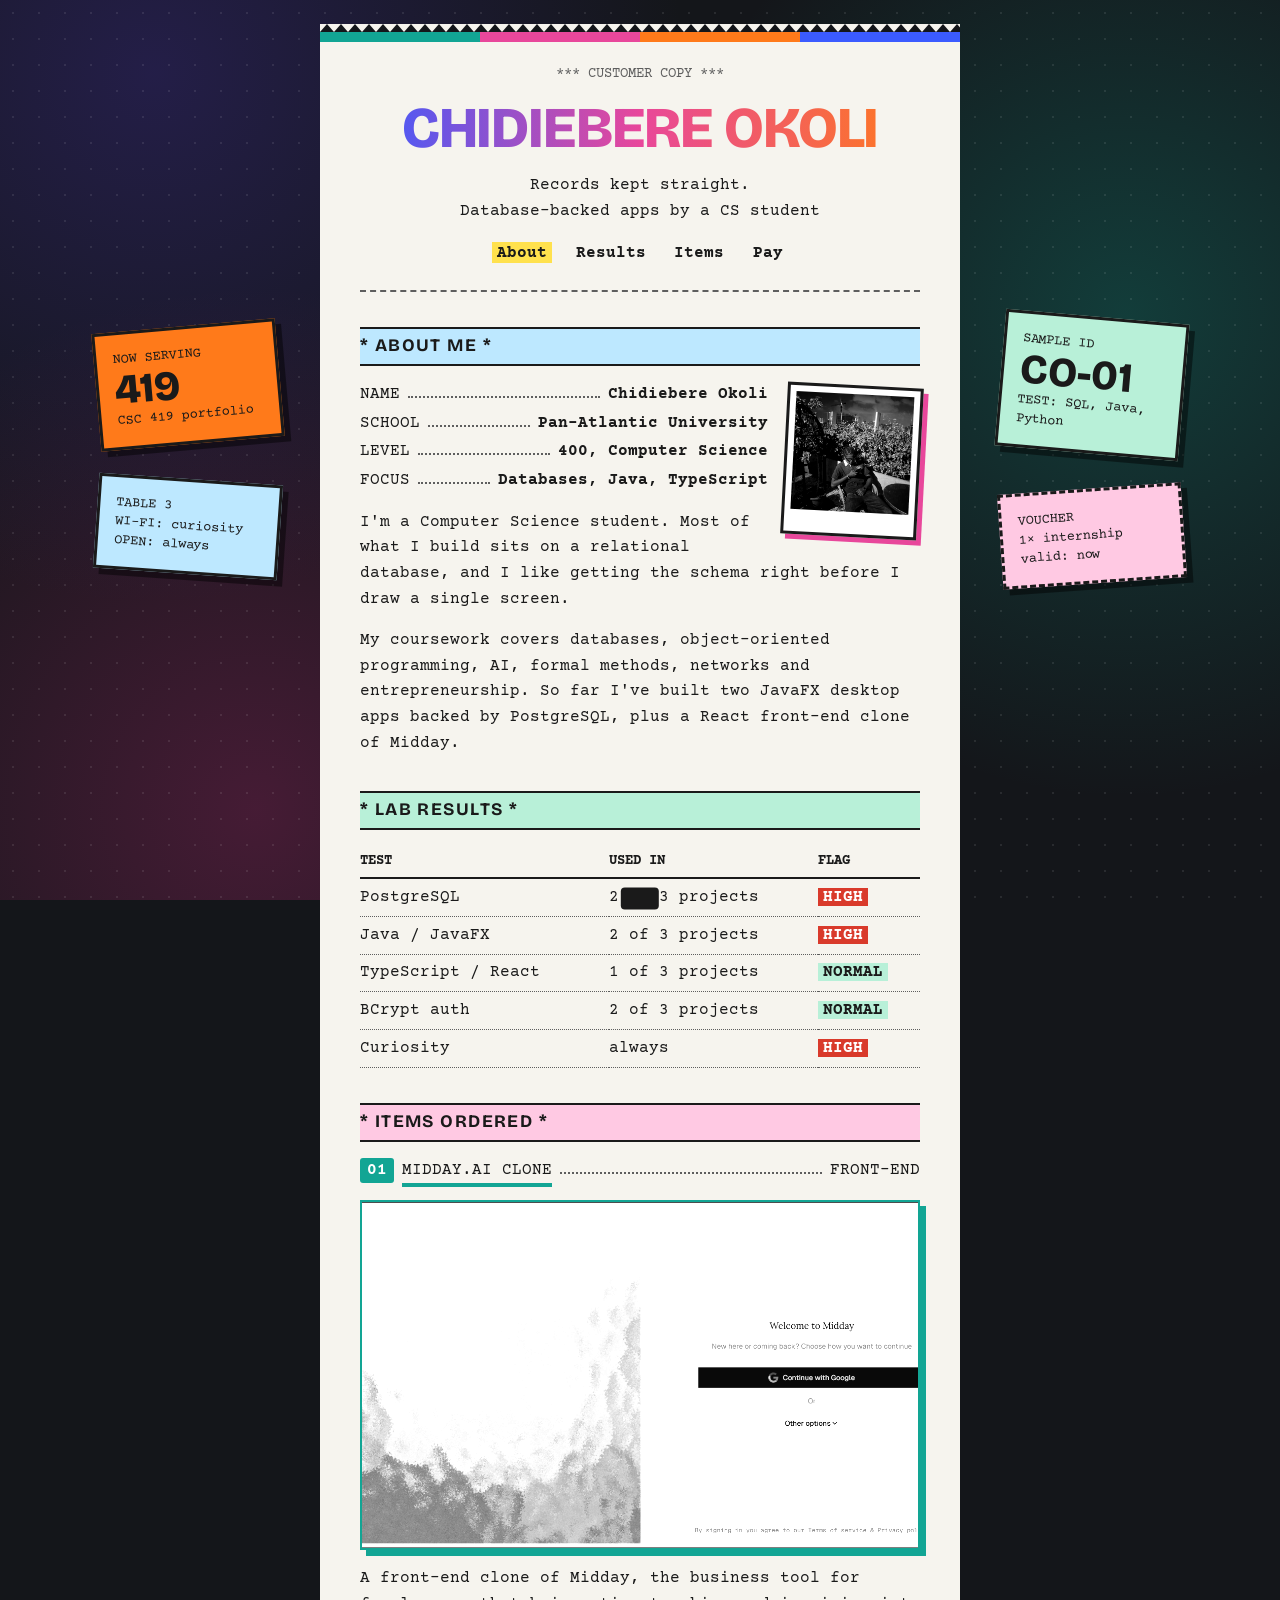
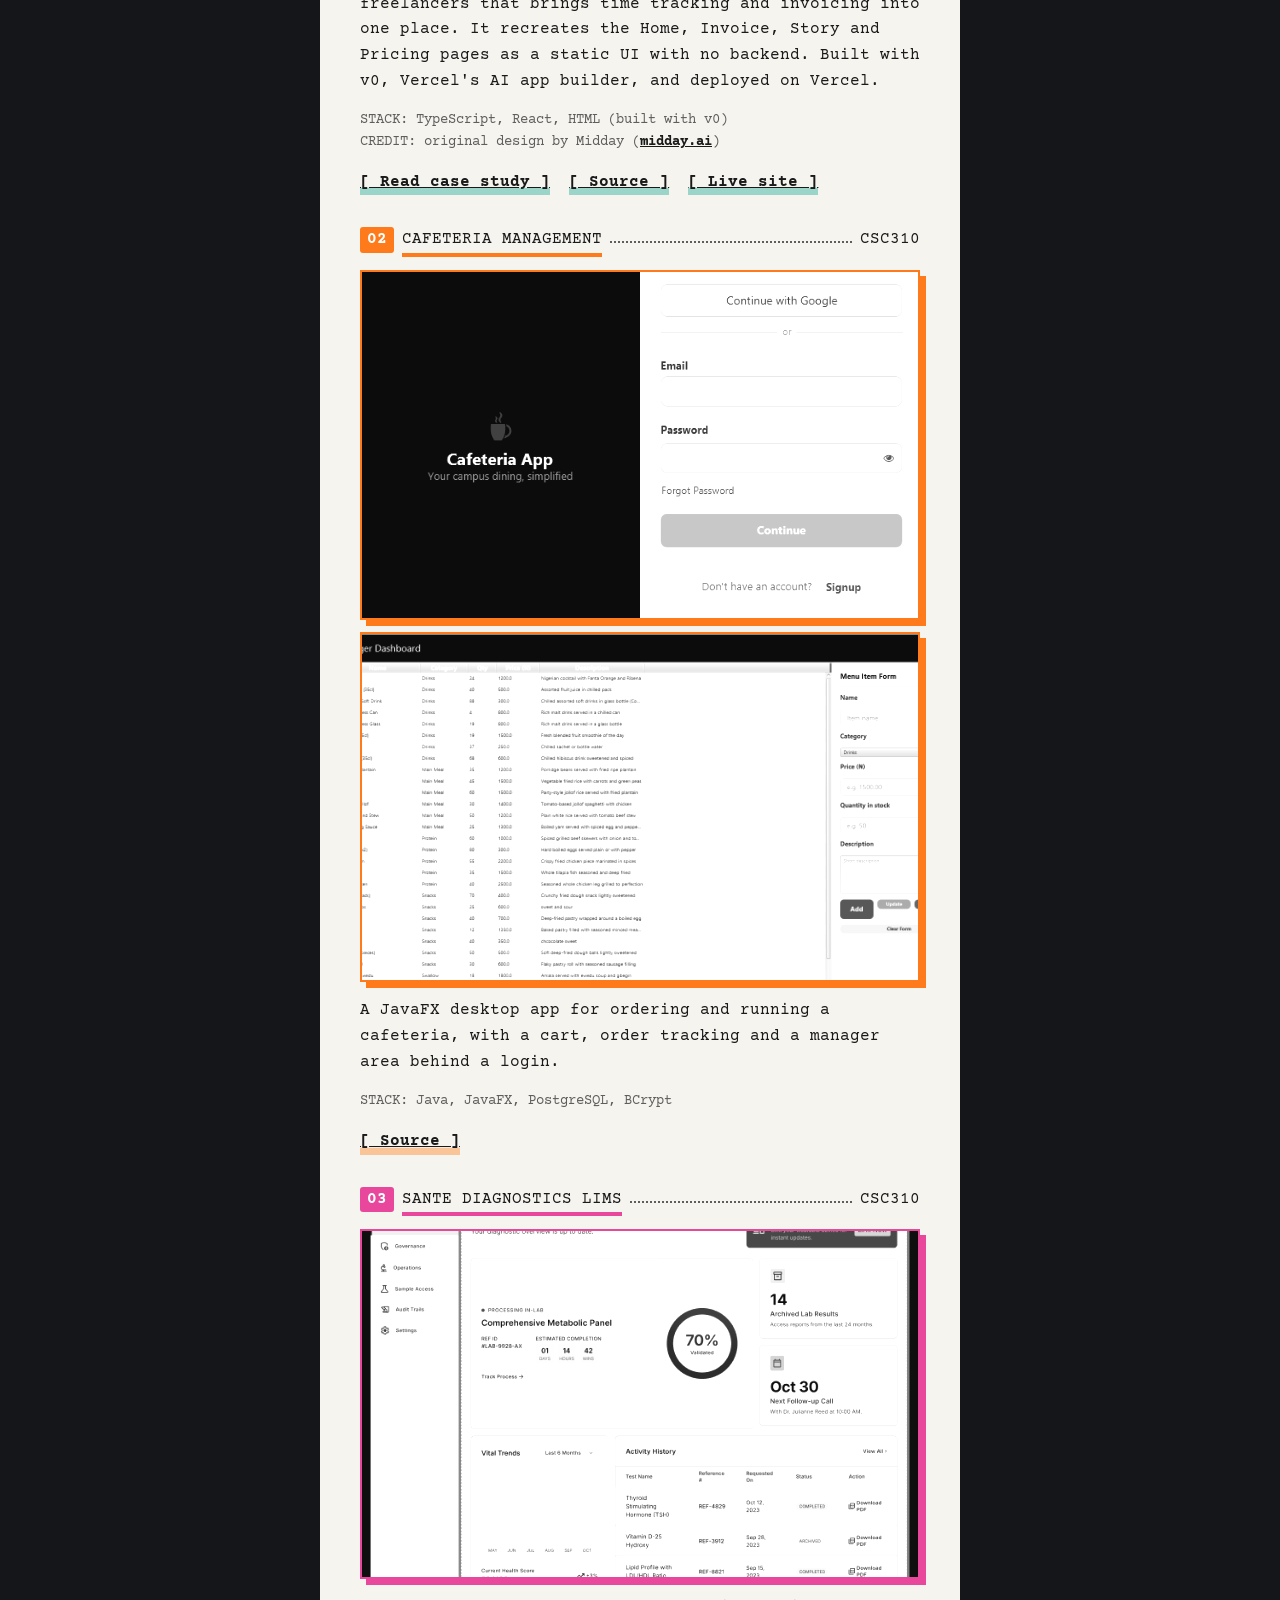
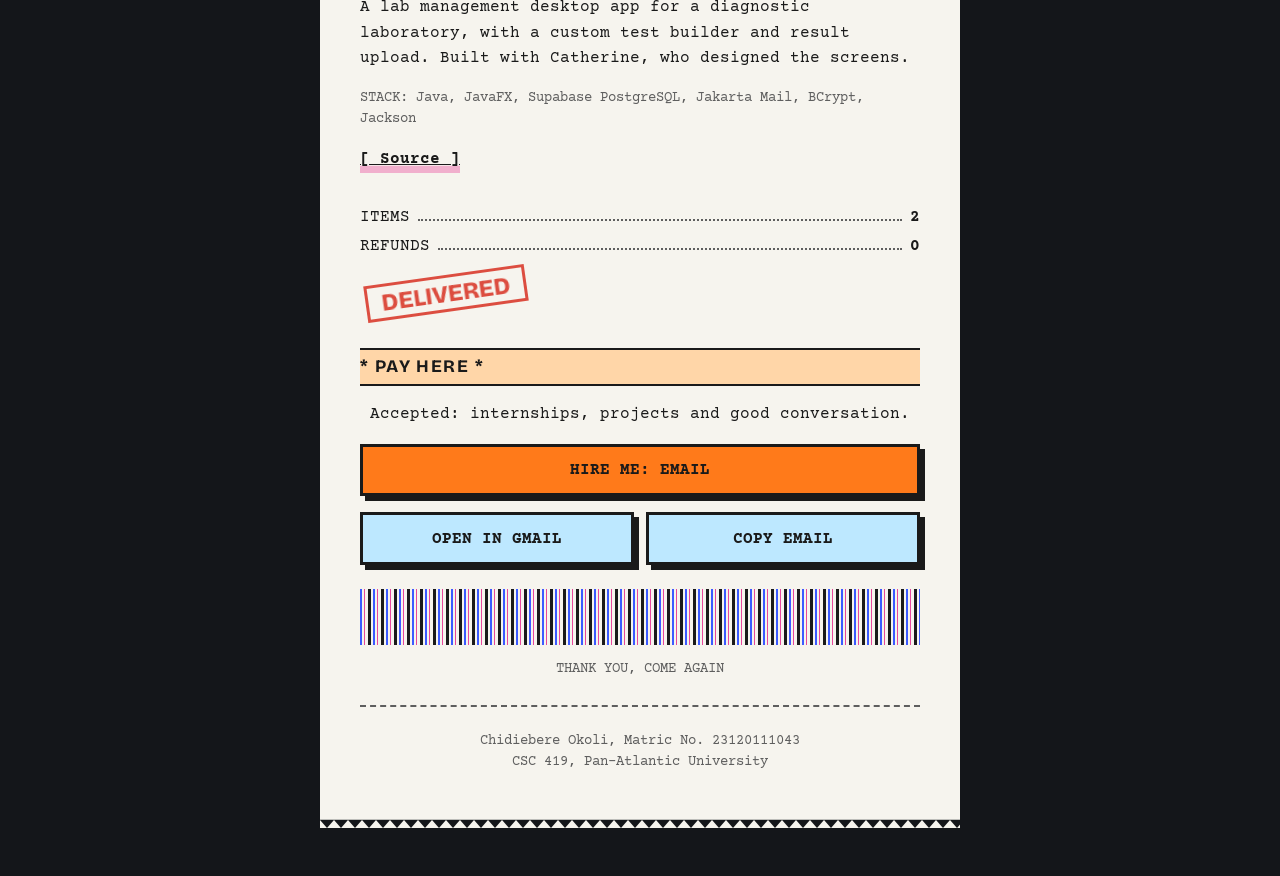
<file: index.html>
<!DOCTYPE html>
<html lang="en"><head><meta charset="utf-8"><meta name="viewport" content="width=device-width, initial-scale=1">
<title>Chidiebere Okoli | Computer Science student</title><meta name="description" content="Portfolio of Chidiebere Okoli, a Computer Science student building database-backed apps.">
<link rel="preconnect" href="https://fonts.googleapis.com"><link rel="preconnect" href="https://fonts.gstatic.com" crossorigin><link href="https://fonts.googleapis.com/css2?family=Bricolage+Grotesque:wght@800&family=Courier+Prime:wght@400;700&display=swap" rel="stylesheet">
<link rel="stylesheet" href="style.css"><script>document.documentElement.className+=' js'</script></head>
<body>
<div class="tear top"></div>
<div class="paper">
<header>
<p class="c small">*** CUSTOMER COPY ***</p>
<h1>Chidiebere Okoli</h1>
<p class="c">Records kept straight.<br>Database-backed apps by a CS student</p>
<nav aria-label="Main"><ul><li><a href="index.html#about">About</a></li><li><a href="index.html#results">Results</a></li><li><a href="index.html#projects">Items</a></li><li><a href="index.html#contact">Pay</a></li></ul></nav>
</header>
<hr class="cut">
<main>
<section id="about"><h2>About me</h2>
<figure class="me"><img src="assets/me.jpeg" alt="Photo of Chidiebere Okoli"></figure>
<p class="row"><span>NAME</span><i></i><b>Chidiebere Okoli</b></p>
<p class="row"><span>SCHOOL</span><i></i><b>Pan-Atlantic University</b></p>
<p class="row"><span>LEVEL</span><i></i><b>400, Computer Science</b></p>
<p class="row"><span>FOCUS</span><i></i><b>Databases, Java, TypeScript</b></p>
<p>I'm a Computer Science student. Most of what I build sits on a relational database, and I like getting the schema right before I draw a single screen.</p>
<p>My coursework covers databases, object-oriented programming, AI, formal methods, networks and entrepreneurship. So far I've built two JavaFX desktop apps backed by PostgreSQL, plus a React front-end clone of Midday.</p></section>
<section id="results"><h2>Lab results</h2>
<div class="tablewrap"><table><thead><tr><th>TEST</th><th>USED IN</th><th>FLAG</th></tr></thead><tbody>
<tr><td>PostgreSQL</td><td>2 of 3 projects</td><td><span class="flag hi">HIGH</span></td></tr>
<tr><td>Java / JavaFX</td><td>2 of 3 projects</td><td><span class="flag hi">HIGH</span></td></tr>
<tr><td>TypeScript / React</td><td>1 of 3 projects</td><td><span class="flag ok">NORMAL</span></td></tr>
<tr><td>BCrypt auth</td><td>2 of 3 projects</td><td><span class="flag ok">NORMAL</span></td></tr>
<tr><td>Curiosity</td><td>always</td><td><span class="flag hi">HIGH</span></td></tr></tbody></table></div></section>
<section id="projects"><h2>Items ordered</h2>
<article class="item a1"><p class="row"><b>01</b><span>MIDDAY.AI CLONE</span><i></i><span>FRONT-END</span></p>
<figure class="shot" data-file="assets/midday-home.png"><img src="assets/midday-home.png" alt="Midday clone home page"></figure>
<p>A front-end clone of Midday, the business tool for freelancers that brings time tracking and invoicing into one place. It recreates the Home, Invoice, Story and Pricing pages as a static UI with no backend. Built with v0, Vercel's AI app builder, and deployed on Vercel.</p>
<p class="small">STACK: TypeScript, React, HTML (built with v0)<br>CREDIT: original design by Midday (<a href="https://midday.ai/" target="_blank" rel="noopener">midday.ai</a>)</p>
<p class="links"><a href="project.html">[ Read case study ]</a><a href="https://github.com/sga-30/Midday.ai" target="_blank" rel="noopener">[ Source ]</a><a href="https://v0-midday-ai-clone.vercel.app/" target="_blank" rel="noopener">[ Live site ]</a></p></article>
<article class="item a2"><p class="row"><b>02</b><span>CAFETERIA MANAGEMENT</span><i></i><span>CSC310</span></p>
<figure class="shot" data-file="assets/cafeteria-1.png"><img src="assets/cafeteria-1.png" alt="Cafeteria Management System screen 1"></figure>
<figure class="shot opt"><img src="assets/cafeteria-menu.png" alt="Cafeteria Management System menu screen"></figure>
<p>A JavaFX desktop app for ordering and running a cafeteria, with a cart, order tracking and a manager area behind a login.</p>
<p class="small">STACK: Java, JavaFX, PostgreSQL, BCrypt</p>
<p class="links"><a href="https://github.com/sga-30/cafeteria-app" target="_blank" rel="noopener">[ Source ]</a></p></article>
<article class="item a3"><p class="row"><b>03</b><span>SANTE DIAGNOSTICS LIMS</span><i></i><span>CSC310</span></p>
<figure class="shot" data-file="assets/lims-1.png"><img src="assets/lims-1.png" alt="Sante Diagnostics LIMS result upload screen"></figure>
<p>A lab management desktop app for a diagnostic laboratory, with a custom test builder and result upload. Built with Catherine, who designed the screens.</p>
<p class="small">STACK: Java, JavaFX, Supabase PostgreSQL, Jakarta Mail, BCrypt, Jackson</p>
<p class="links"><a href="https://github.com/sga-30/sante-lims" target="_blank" rel="noopener">[ Source ]</a></p></article>
<p class="row"><span>ITEMS</span><i></i><b data-count="3">3</b></p><p class="row"><span>REFUNDS</span><i></i><b>0</b></p>
<span class="stamp">DELIVERED</span></section>
<section id="contact"><h2>Pay here</h2>
<p class="c">Accepted: internships, projects and good conversation.</p>
<a class="btn" id="mail" href="mailto:okoli.chidi01@gmail.com?subject=Hello%20Chidiebere">Hire me: email</a>
<div class="btnrow"><a class="btn alt" target="_blank" rel="noopener" href="https://mail.google.com/mail/?view=cm&amp;to=okoli.chidi01@gmail.com&amp;su=Hello%20Chidiebere">Open in Gmail</a><button class="btn alt" type="button" id="copy" data-copy="okoli.chidi01@gmail.com">Copy email</button></div>
<div class="barcode" aria-hidden="true"></div><p class="c small">THANK YOU, COME AGAIN</p></section>
</main>
<hr class="cut">
<footer><p class="c small">Chidiebere Okoli, Matric No. 23120111043<br>CSC 419, Pan-Atlantic University</p></footer>
</div>
<div class="tear bottom"></div>
<aside class="side left" aria-hidden="true"><div class="sticker s1">NOW SERVING<b>419</b>CSC 419 portfolio</div><div class="sticker s2">TABLE 3<br>WI-FI: curiosity<br>OPEN: always</div></aside>
<aside class="side right" aria-hidden="true"><div class="sticker s3">SAMPLE ID<br><b>CO-01</b>TEST: SQL, Java, Python</div><div class="sticker s4">VOUCHER<br>1&times; internship<br>valid: now</div></aside>
<div id="bar"></div><div id="toast" role="status" aria-live="polite"></div>
<script src="script.js"></script></body></html>
</file>
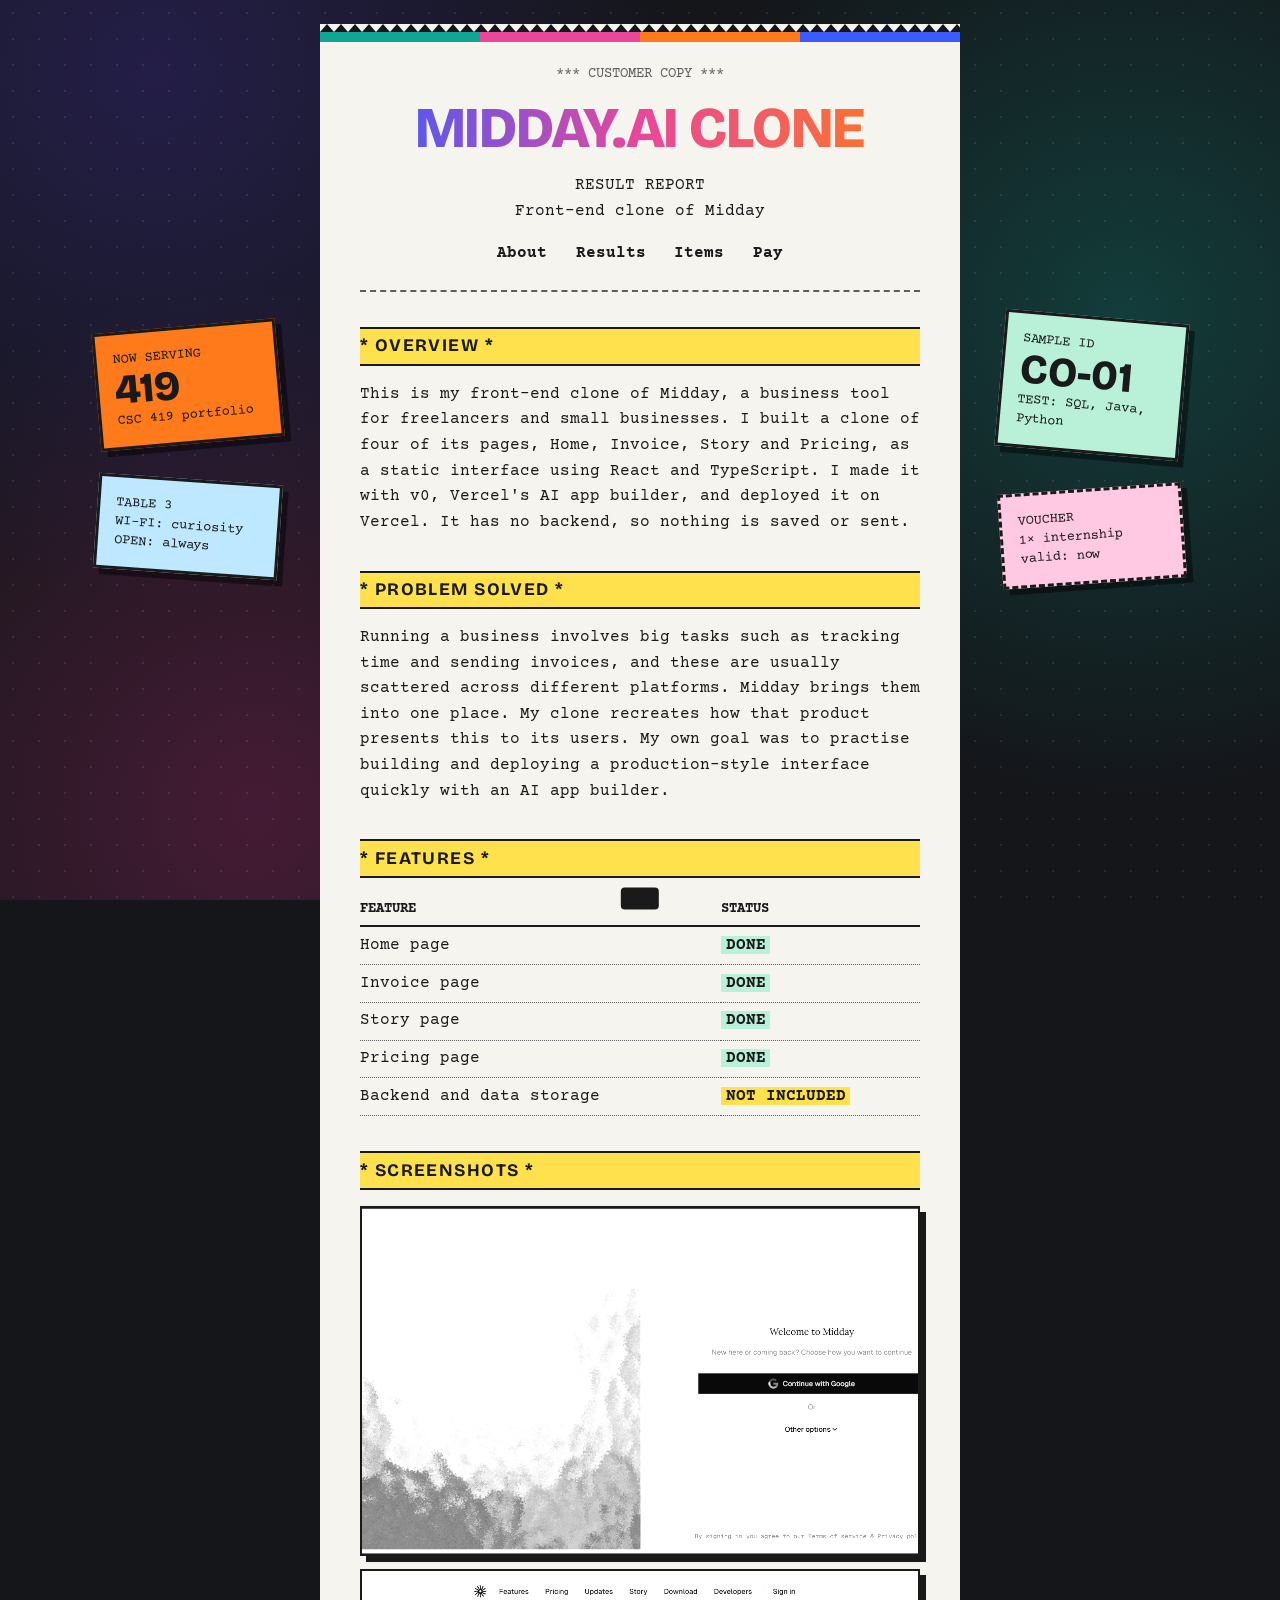
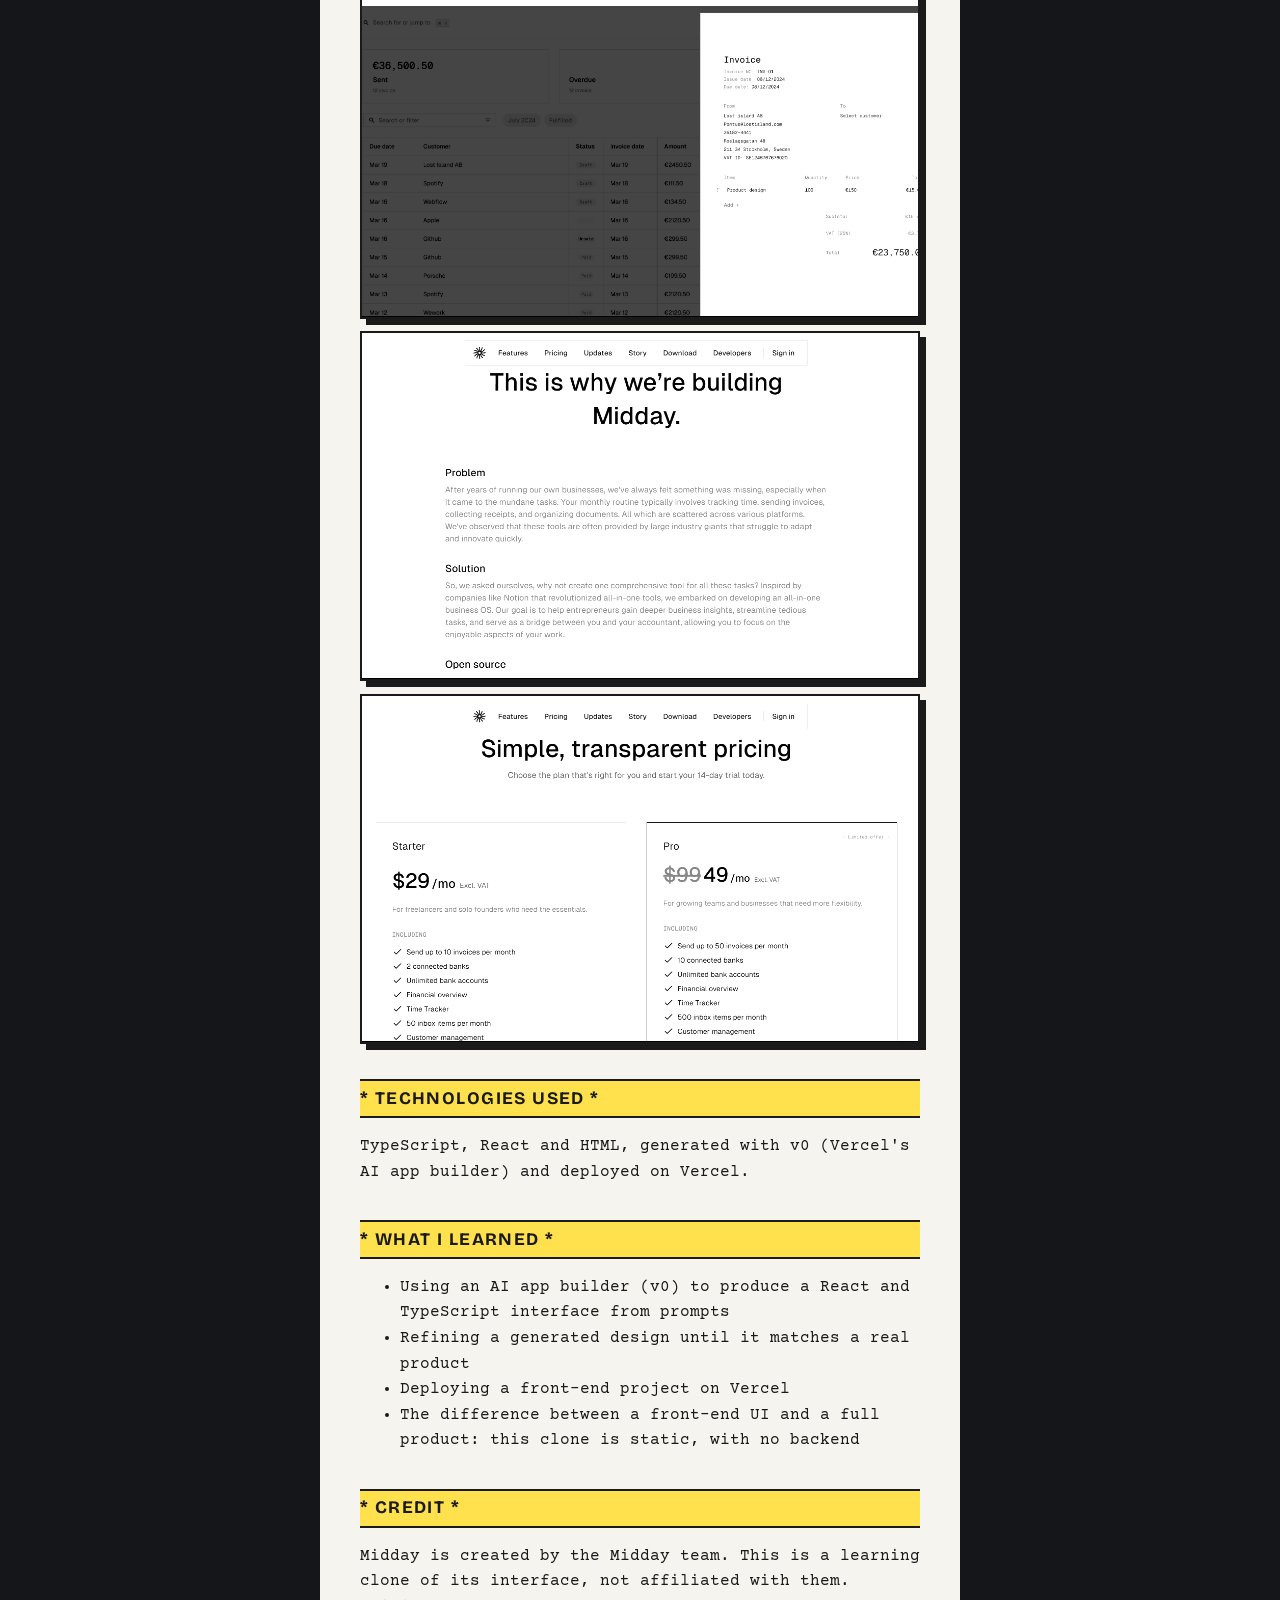
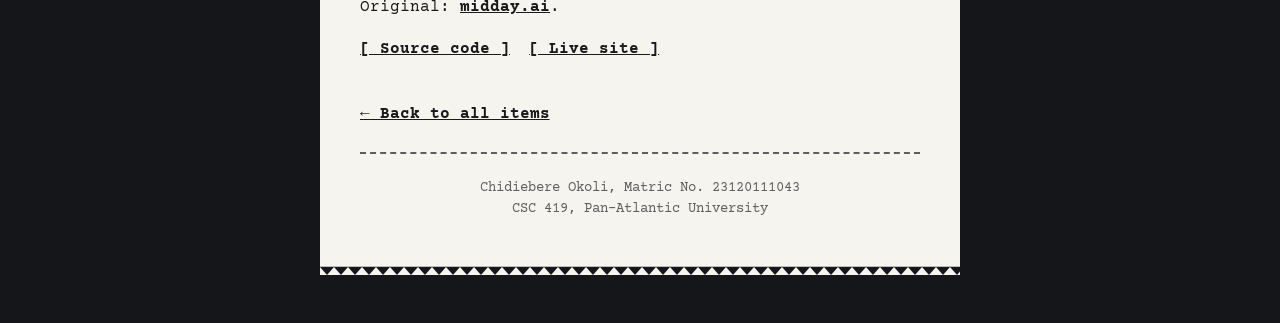
<file: project.html>
<!DOCTYPE html>
<html lang="en"><head><meta charset="utf-8"><meta name="viewport" content="width=device-width, initial-scale=1">
<title>Midday.ai clone case study | Chidiebere Okoli</title><meta name="description" content="Case study of a front-end clone of Midday, built with TypeScript and React.">
<link rel="preconnect" href="https://fonts.googleapis.com"><link rel="preconnect" href="https://fonts.gstatic.com" crossorigin><link href="https://fonts.googleapis.com/css2?family=Bricolage+Grotesque:wght@800&family=Courier+Prime:wght@400;700&display=swap" rel="stylesheet">
<link rel="stylesheet" href="style.css"><script>document.documentElement.className+=' js'</script></head>
<body>
<div class="tear top"></div>
<div class="paper">
<header>
<p class="c small">*** CUSTOMER COPY ***</p>
<h1>Midday.ai clone</h1>
<p class="c">RESULT REPORT<br>Front-end clone of Midday</p>
<nav aria-label="Main"><ul><li><a href="index.html#about">About</a></li><li><a href="index.html#results">Results</a></li><li><a href="index.html#projects">Items</a></li><li><a href="index.html#contact">Pay</a></li></ul></nav>
</header>
<hr class="cut">
<main>
<section><h2>Overview</h2>
<p>This is my front-end clone of Midday, a business tool for freelancers and small businesses. I built a clone of four of its pages, Home, Invoice, Story and Pricing, as a static interface using React and TypeScript. I made it with v0, Vercel's AI app builder, and deployed it on Vercel. It has no backend, so nothing is saved or sent.</p></section>
<section><h2>Problem solved</h2>
<p>Running a business involves big tasks such as tracking time and sending invoices, and these are usually scattered across different platforms. Midday brings them into one place. My clone recreates how that product presents this to its users. My own goal was to practise building and deploying a production-style interface quickly with an AI app builder.</p></section>
<section><h2>Features</h2>
<div class="tablewrap"><table><thead><tr><th>FEATURE</th><th>STATUS</th></tr></thead><tbody>
<tr><td>Home page</td><td><span class="flag ok">DONE</span></td></tr>
<tr><td>Invoice page</td><td><span class="flag ok">DONE</span></td></tr>
<tr><td>Story page</td><td><span class="flag ok">DONE</span></td></tr>
<tr><td>Pricing page</td><td><span class="flag ok">DONE</span></td></tr>
<tr><td>Backend and data storage</td><td><span class="flag">NOT INCLUDED</span></td></tr></tbody></table></div></section>
<section><h2>Screenshots</h2>
<figure class="shot" data-file="assets/midday-home.png"><img src="assets/midday-home.png" alt="Midday clone home page"></figure>
<figure class="shot" data-file="assets/midday-invoice.png"><img src="assets/midday-invoice.png" alt="Midday clone invoice page"></figure>
<figure class="shot" data-file="assets/midday-story.png"><img src="assets/midday-story.png" alt="Midday clone story page"></figure>
<figure class="shot" data-file="assets/midday-pricing.png"><img src="assets/midday-pricing.png" alt="Midday clone pricing page"></figure></section>
<section><h2>Technologies used</h2>
<p>TypeScript, React and HTML, generated with v0 (Vercel's AI app builder) and deployed on Vercel.</p></section>
<section><h2>What I learned</h2>
<ul><li>Using an AI app builder (v0) to produce a React and TypeScript interface from prompts</li><li>Refining a generated design until it matches a real product</li><li>Deploying a front-end project on Vercel</li><li>The difference between a front-end UI and a full product: this clone is static, with no backend</li></ul></section>
<section><h2>Credit</h2>
<p>Midday is created by the Midday team. This is a learning clone of its interface, not affiliated with them. Original: <a href="https://midday.ai/" target="_blank" rel="noopener">midday.ai</a>.</p>
<p class="links"><a href="https://github.com/sga-30/Midday.ai" target="_blank" rel="noopener">[ Source code ]</a><a href="https://v0-midday-ai-clone.vercel.app/" target="_blank" rel="noopener">[ Live site ]</a></p>
<a class="back" href="index.html#projects">&larr; Back to all items</a></section>
</main>
<hr class="cut">
<footer><p class="c small">Chidiebere Okoli, Matric No. 23120111043<br>CSC 419, Pan-Atlantic University</p></footer>
</div>
<div class="tear bottom"></div>
<aside class="side left" aria-hidden="true"><div class="sticker s1">NOW SERVING<b>419</b>CSC 419 portfolio</div><div class="sticker s2">TABLE 3<br>WI-FI: curiosity<br>OPEN: always</div></aside>
<aside class="side right" aria-hidden="true"><div class="sticker s3">SAMPLE ID<br><b>CO-01</b>TEST: SQL, Java, Python</div><div class="sticker s4">VOUCHER<br>1&times; internship<br>valid: now</div></aside>
<div id="bar"></div><div id="toast" role="status" aria-live="polite"></div>
<script src="script.js"></script></body></html>
</file>
<file: style.css>
:root{--bg:#14161A;--paper:#F6F4EE;--ink:#1A1A1A;--mute:#5E5E5E;--red:#D93A2B;--hi:#FFE14D}
*{box-sizing:border-box}
html{scroll-behavior:smooth}
body{margin:0;padding:1.5rem .75rem 3rem;background:var(--bg);color:var(--ink);font:400 1rem/1.6 "Courier Prime","Courier New",monospace}
.tear{max-width:36rem;margin:0 auto;height:8px;background:var(--paper)}
.tear.top{background:var(--paper) url("data:image/svg+xml,%3Csvg xmlns='http://www.w3.org/2000/svg' width='14' height='8'%3E%3Cpolygon points='0,8 14,8 7,0' fill='%2314161A'/%3E%3C/svg%3E") repeat-x;height:8px;background-color:var(--paper)}
.tear.bottom{background:var(--paper) url("data:image/svg+xml,%3Csvg xmlns='http://www.w3.org/2000/svg' width='14' height='8'%3E%3Cpolygon points='0,0 14,0 7,8' fill='%2314161A'/%3E%3C/svg%3E") repeat-x}
.paper{max-width:36rem;margin:0 auto;background:var(--paper);padding:1.5rem 1.25rem}
@media(min-width:900px){.paper,.tear{max-width:40rem}.paper{padding:2rem 2.5rem}}
h1,h2{font-family:"Bricolage Grotesque",system-ui,sans-serif;text-transform:uppercase;margin:0}
h1{font-size:clamp(2.4rem,10vw,3.6rem);font-weight:800;letter-spacing:-.02em;line-height:1;text-align:center}
h2{font-size:1.1rem;letter-spacing:.08em;margin:2.2rem 0 1rem;padding:.2rem 0;border-top:2px solid var(--ink);border-bottom:2px solid var(--ink)}
h2::before{content:"* "}h2::after{content:" *"}
.c{text-align:center}.small{font-size:.85rem;color:var(--mute)}
a{color:var(--ink);font-weight:700}
a:focus-visible,.btn:focus-visible{outline:3px solid var(--red);outline-offset:3px}
nav ul{display:flex;flex-wrap:wrap;justify-content:center;gap:.3rem 1.2rem;list-style:none;padding:0;margin:1rem 0 0}
.cut{border:0;border-top:2px dashed var(--mute);margin:1.5rem 0}
.row{display:flex;gap:.5rem;align-items:baseline;margin:.2rem 0}
.row i{flex:1;min-width:1rem;border-bottom:2px dotted var(--mute)}
.row b{text-align:right}
.tablewrap{overflow-x:auto}
table{width:100%;border-collapse:collapse}
th{text-align:left;border-bottom:2px solid var(--ink);font-size:.85rem;padding:.3rem .4rem .3rem 0}
td{padding:.35rem .4rem .35rem 0;border-bottom:1px dotted var(--mute);vertical-align:top}
.flag{background:var(--hi);font-weight:700;padding:0 .3rem;white-space:nowrap}
.item{margin-bottom:2rem}
.item h3{font-family:"Bricolage Grotesque",sans-serif;text-transform:uppercase;font-size:1.3rem;margin:0}
.shot{margin:.8rem 0;border:2px solid var(--ink);aspect-ratio:16/10;overflow:hidden;background:#ddd}
.shot img{width:100%;height:100%;object-fit:cover;display:block;filter:grayscale(1) contrast(1.15);transition:filter .3s}
.shot:hover img{filter:none}
.shot.missing img{display:none}
.links{display:flex;flex-wrap:wrap;gap:.4rem 1.2rem}
.stamp{display:inline-block;color:var(--red);border:3px solid var(--red);padding:.1rem .8rem;font:800 1.5rem "Bricolage Grotesque",sans-serif;transform:rotate(-8deg);margin:.8rem 0 0 .3rem}
.btn{display:block;text-align:center;background:var(--ink);color:var(--paper);border:3px solid var(--ink);padding:.9rem 1rem;text-transform:uppercase;text-decoration:none;font-weight:700;overflow-wrap:anywhere}
.btn:hover{background:var(--hi);color:var(--ink)}
.barcode{height:56px;margin:1.5rem 0 .4rem;background:repeating-linear-gradient(90deg,var(--ink) 0 2px,transparent 2px 4px,var(--ink) 4px 5px,transparent 5px 8px,var(--ink) 8px 11px,transparent 11px 13px)}
.back{display:inline-block;margin-top:1.5rem}
footer{margin-top:1.5rem}
@media(prefers-reduced-motion:reduce){html{scroll-behavior:auto}.shot img{transition:none}}

/* ---- colour ---- */
:root{--teal:#12A594;--orange:#FF7A1A;--pink:#E8479B;--blue:#3B5BFF}
body{background:radial-gradient(circle at 12% 8%,#3b2a8c66,transparent 38%),radial-gradient(circle at 88% 35%,#0f8a7a55,transparent 38%),radial-gradient(circle at 20% 90%,#a8266a55,transparent 40%),var(--bg);background-attachment:fixed}
.paper::before{content:"";display:block;height:10px;margin:-1.5rem -1.25rem 1.2rem;background:linear-gradient(90deg,var(--teal) 0 25%,var(--pink) 0 50%,var(--orange) 0 75%,var(--blue) 0)}
@media(min-width:900px){.paper::before{margin:-2rem -2.5rem 1.4rem}}
h2{background:var(--hi)}
#about h2{background:#BDE8FF}#results h2{background:#B8F0D8}#projects h2{background:#FFC9E3}#contact h2{background:#FFD6A8}
h1{background:linear-gradient(90deg,var(--blue),var(--pink),var(--orange));-webkit-background-clip:text;background-clip:text;color:transparent}
.flag.hi{background:var(--red);color:#fff;animation:pulse 2s ease-in-out infinite}
.flag.ok{background:#B8F0D8}
.item{--acc:var(--teal)}.a2{--acc:var(--orange)}.a3{--acc:var(--pink)}
.item h3,.item .row span:nth-child(2){border-bottom:4px solid var(--acc)}
.item .row b{background:var(--acc);color:#fff;padding:0 .45rem;border-radius:3px}
.shot{border-color:var(--acc,var(--ink));box-shadow:6px 6px 0 var(--acc,var(--ink))}
.item .links a{box-shadow:inset 0 -.45em 0 color-mix(in srgb,var(--acc) 40%,transparent)}
.btn{background:var(--orange);color:var(--ink);box-shadow:5px 5px 0 var(--ink);transition:transform .15s,box-shadow .15s,background .2s;cursor:pointer;font:700 1rem "Courier Prime",monospace;text-transform:uppercase;width:100%}
.btn:hover{background:var(--hi);transform:translate(-2px,-2px);box-shadow:7px 7px 0 var(--ink)}
.btn:active{transform:translate(4px,4px);box-shadow:1px 1px 0 var(--ink)}
.btn.alt{background:#BDE8FF}.btn.alt:hover{background:var(--hi)}
.btnrow{display:grid;grid-template-columns:1fr 1fr;gap:.8rem;margin-top:1rem}
.btn+.btnrow{margin-top:1rem}
nav a{text-decoration:none;padding:.1rem .3rem;transition:background .2s}
nav a:hover,nav a.on{background:var(--hi)}
.stamp{transition:none}
.barcode{background:repeating-linear-gradient(90deg,var(--blue) 0 2px,transparent 2px 4px,var(--pink) 4px 5px,transparent 5px 8px,var(--ink) 8px 11px,transparent 11px 13px)}
/* ---- animation ---- */
.paper{animation:feed 1.6s cubic-bezier(.3,.7,.2,1) both}
@keyframes feed{from{clip-path:inset(0 0 100% 0)}to{clip-path:inset(0 0 0 0)}}
@keyframes pulse{50%{transform:scale(1.12)}}
@keyframes slam{0%{opacity:0;transform:scale(2.6) rotate(8deg)}70%{opacity:1;transform:scale(.92) rotate(-10deg)}100%{opacity:.9;transform:scale(1) rotate(-8deg)}}
.js .reveal{opacity:0;transform:translateY(24px);transition:opacity .6s,transform .6s}
.js .reveal.in{opacity:1;transform:none}
.js .stamp{opacity:0}.js .stamp.in{animation:slam .5s .2s both}
#bar{position:fixed;top:0;left:0;height:5px;width:0;z-index:9;background:linear-gradient(90deg,var(--teal),var(--pink),var(--orange))}
#toast{position:fixed;left:50%;bottom:1.5rem;transform:translate(-50%,150%);background:var(--ink);color:#fff;padding:.7rem 1.2rem;border-radius:4px;transition:transform .3s;z-index:9;max-width:90vw;text-align:center}
#toast.show{transform:translate(-50%,0)}
@media(prefers-reduced-motion:reduce){.paper,.flag.hi{animation:none}.js .reveal{opacity:1;transform:none;transition:none}.js .stamp{opacity:.9}.js .stamp.in{animation:none}}

/* ---- fill the empty sides on wide screens ---- */
body{background:radial-gradient(rgba(255,255,255,.09) 1.2px,transparent 1.4px) 0 0/26px 26px,radial-gradient(circle at 12% 8%,#3b2a8c66,transparent 38%),radial-gradient(circle at 88% 35%,#0f8a7a55,transparent 38%),radial-gradient(circle at 20% 90%,#a8266a55,transparent 40%),var(--bg);background-attachment:fixed}
.side{display:none}
@media(min-width:1100px){
.side{display:flex;flex-direction:column;gap:2.2rem;position:fixed;top:50%;transform:translateY(-50%);width:11.5rem;z-index:0;pointer-events:none}
.side.left{left:max(1rem,calc((100vw - 40rem)/2 - 14rem))}
.side.right{right:max(1rem,calc((100vw - 40rem)/2 - 14rem))}
.sticker{padding:1rem;border:3px solid var(--ink);box-shadow:6px 6px 0 rgba(0,0,0,.45);color:var(--ink);font-size:.85rem;line-height:1.4;animation:bob 6s ease-in-out infinite}
.sticker b{display:block;font:800 2.6rem/1 "Bricolage Grotesque",sans-serif}
.sticker.s1{background:var(--orange);transform:rotate(-5deg)}
.sticker.s2{background:#BDE8FF;transform:rotate(4deg);animation-delay:-2s}
.sticker.s3{background:#B8F0D8;transform:rotate(5deg);animation-delay:-1s}
.sticker.s4{background:#FFC9E3;transform:rotate(-4deg);border-style:dashed;animation-delay:-3s}
}
@keyframes bob{50%{translate:0 -10px}}
@media(prefers-reduced-motion:reduce){.sticker{animation:none}}

/* ---- photo ---- */
.me{float:right;width:8.5rem;margin:.2rem 0 .8rem 1rem;padding:.4rem .4rem 1.4rem;background:#fff;border:3px solid var(--ink);box-shadow:5px 5px 0 var(--pink);transform:rotate(3deg)}
.me[hidden]{display:none}
.me img{display:block;width:100%;aspect-ratio:1;object-fit:cover;filter:grayscale(1) contrast(1.1);transition:filter .3s}
.me:hover img{filter:none}
</file>
